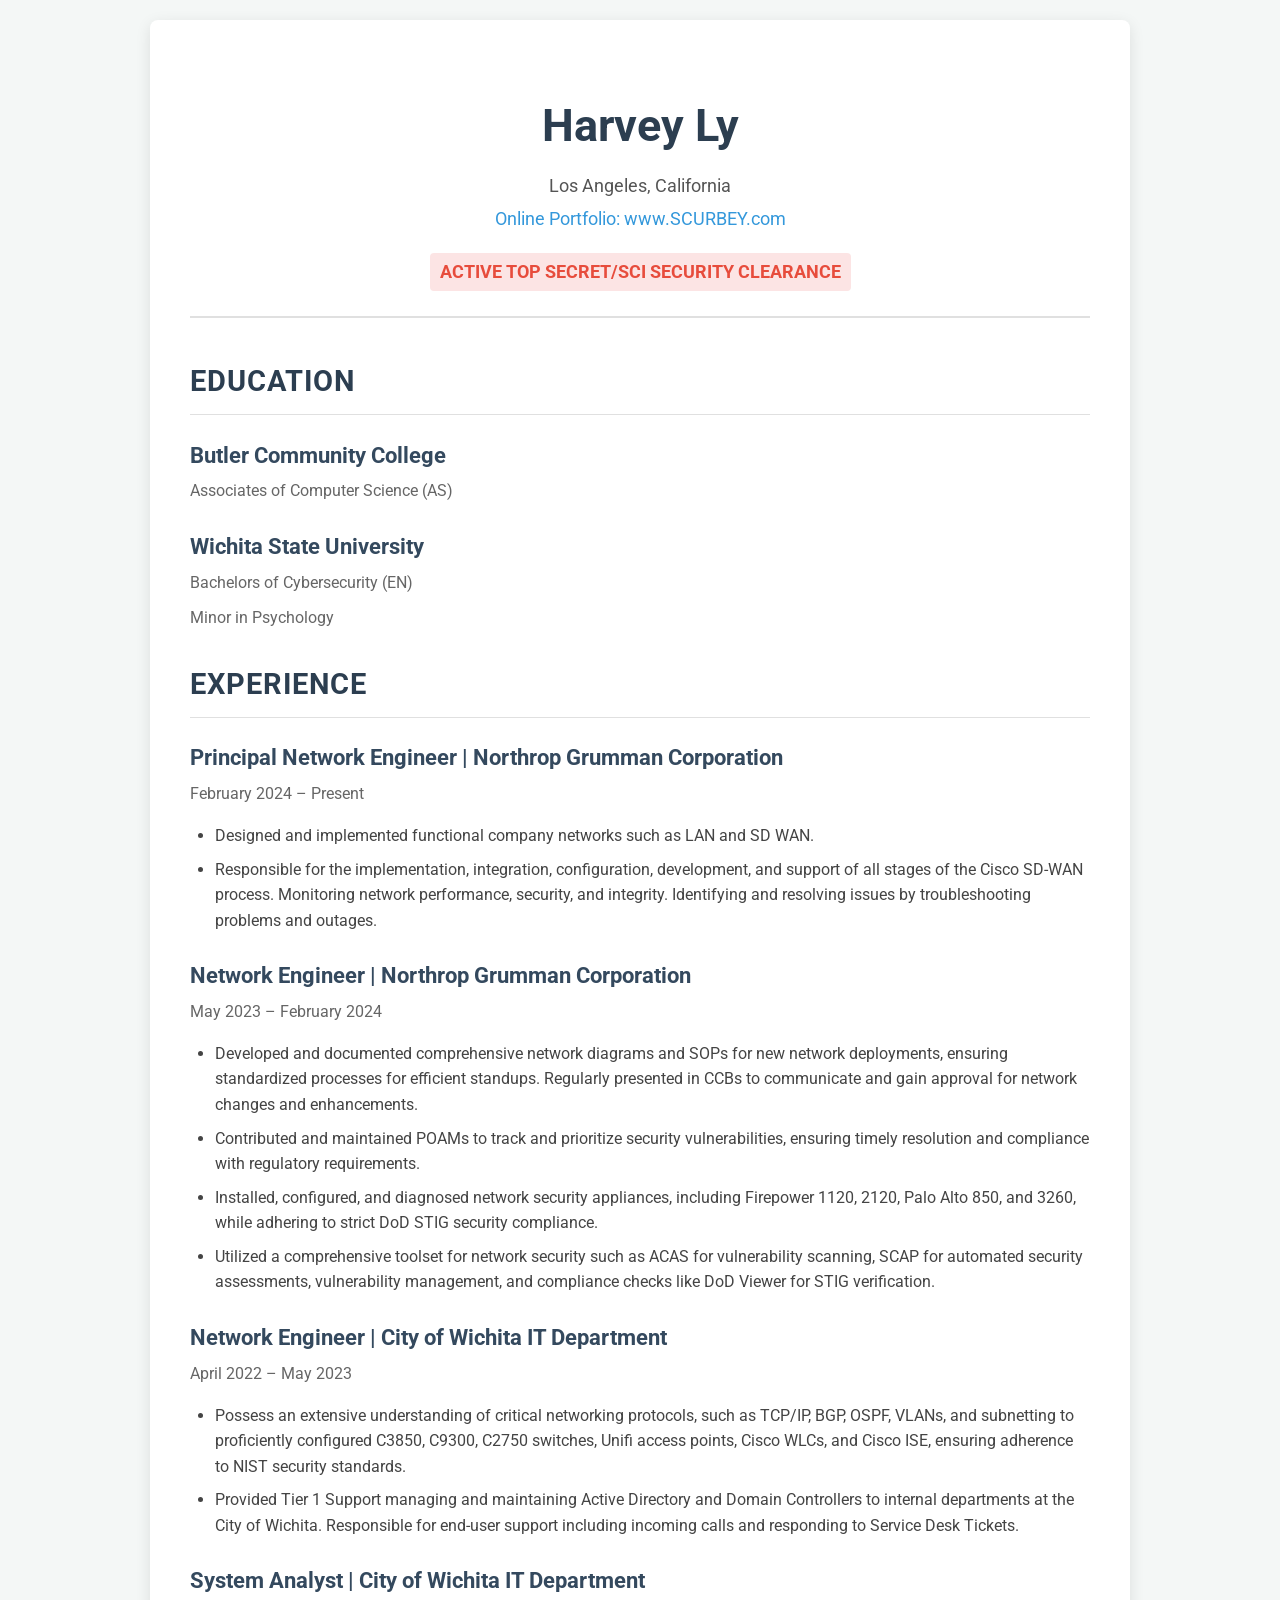
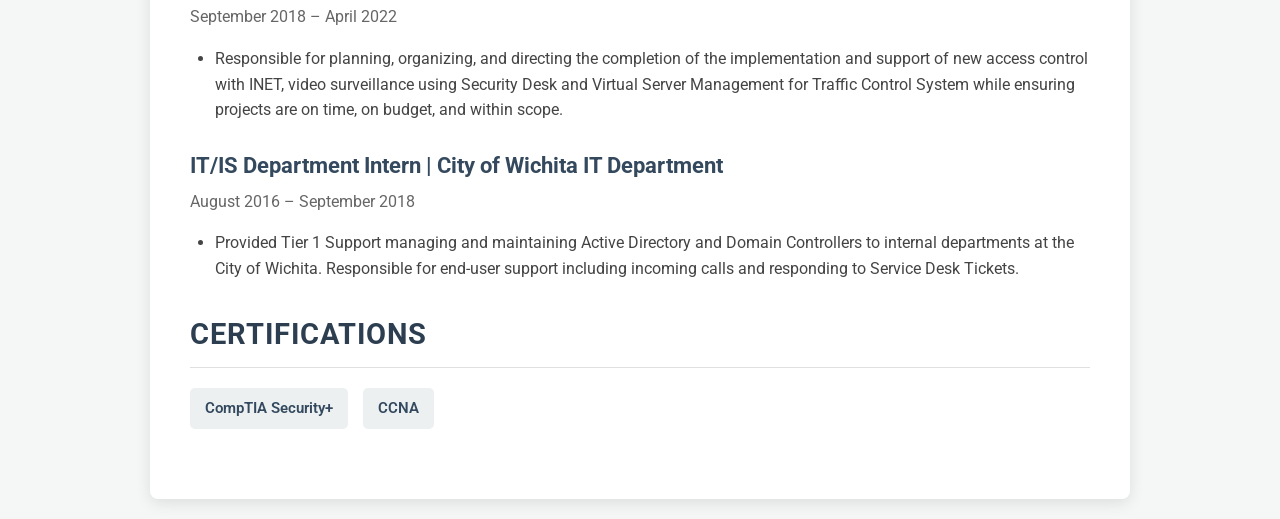
<file: resume.html>
<!DOCTYPE html>
<html lang="en">
<head>
    <meta charset="UTF-8">
    <meta name="viewport" content="width=device-width, initial-scale=1.0">
    <title>Harvey Ly - Resume</title>
    <link rel="stylesheet" href="assets/css/resume.css">
    <link href="https://fonts.googleapis.com/css2?family=Roboto:wght@300;400;700&display=swap" rel="stylesheet">
</head>
<body>
    <div class="container">
        <header class="header">
            <h1>Harvey Ly</h1>
            <p>Los Angeles, California </p>
            <p><a href="https://www.scurbey.com" target="_blank" rel="noopener noreferrer">Online Portfolio: www.SCURBEY.com</a></p>
            <p class="clearance">ACTIVE TOP SECRET/SCI SECURITY CLEARANCE</p>
        </header>

        <section class="education">
            <h2>Education</h2>
            <div class="item">
                <h3>Butler Community College</h3>
                <p>Associates of Computer Science (AS)</p>
            </div>
            <div class="item">
                <h3>Wichita State University</h3>
                <p>Bachelors of Cybersecurity (EN)</p>
                <p>Minor in Psychology</p>
            </div>
        </section>

        <section class="experience">
            <h2>Experience</h2>
            <div class="item">
                <h3>Principal Network Engineer | Northrop Grumman Corporation</h3>
                <p>February 2024 – Present</p>
                <ul>
                    <li>Designed and implemented functional company networks such as LAN and SD WAN.</li>
                    <li>Responsible for the implementation, integration, configuration, development, and support of all stages of the Cisco SD-WAN process. Monitoring network performance, security, and integrity. Identifying and resolving issues by troubleshooting problems and outages.</li>
                </ul>
            </div>
            <div class="item">
                <h3>Network Engineer | Northrop Grumman Corporation</h3>
                <p>May 2023 – February 2024</p>
                <ul>
                    <li>Developed and documented comprehensive network diagrams and SOPs for new network deployments, ensuring standardized processes for efficient standups. Regularly presented in CCBs to communicate and gain approval for network changes and enhancements.</li>
                    <li>Contributed and maintained POAMs to track and prioritize security vulnerabilities, ensuring timely resolution and compliance with regulatory requirements.</li>
                    <li>Installed, configured, and diagnosed network security appliances, including Firepower 1120, 2120, Palo Alto 850, and 3260, while adhering to strict DoD STIG security compliance.</li>
                    <li>Utilized a comprehensive toolset for network security such as ACAS for vulnerability scanning, SCAP for automated security assessments, vulnerability management, and compliance checks like DoD Viewer for STIG verification.</li>
                </ul>
            </div>
            <div class="item">
                <h3>Network Engineer | City of Wichita IT Department</h3>
                <p>April 2022 – May 2023</p>
                <ul>
                    <li>Possess an extensive understanding of critical networking protocols, such as TCP/IP, BGP, OSPF, VLANs, and subnetting to proficiently configured C3850, C9300, C2750 switches, Unifi access points, Cisco WLCs, and Cisco ISE, ensuring adherence to NIST security standards.</li>
                    <li>Provided Tier 1 Support managing and maintaining Active Directory and Domain Controllers to internal departments at the City of Wichita. Responsible for end-user support including incoming calls and responding to Service Desk Tickets.</li>
                </ul>
            </div>
            <div class="item">
                <h3>System Analyst | City of Wichita IT Department</h3>
                <p>September 2018 – April 2022</p>
                <ul>
                    <li>Responsible for planning, organizing, and directing the completion of the implementation and support of new access control with INET, video surveillance using Security Desk and Virtual Server Management for Traffic Control System while ensuring projects are on time, on budget, and within scope.</li>
                </ul>
            </div>
            <div class="item">
                <h3>IT/IS Department Intern | City of Wichita IT Department</h3>
                <p>August 2016 – September 2018</p>
                <ul>
                    <li>Provided Tier 1 Support managing and maintaining Active Directory and Domain Controllers to internal departments at the City of Wichita. Responsible for end-user support including incoming calls and responding to Service Desk Tickets.</li>
                </ul>
            </div>
        </section>

        <section class="certifications">
            <h2>Certifications</h2>
            <ul>
                <li>CompTIA Security+</li>
                <li>CCNA</li>
            </ul>
        </section>


    </div>
</body>
</html>
</file>
<file: assets/css/resume.css>
/* General Body and Container Styles */
body {
    font-family: 'Roboto', sans-serif;
    margin: 0;
    padding: 20px;
    background-color: #f4f7f6;
    color: #333;
    line-height: 1.6;
    display: flex;
    justify-content: center;
    min-height: 100vh;
}

.container {
    background-color: #fff;
    padding: 40px;
    box-shadow: 0 4px 15px rgba(0, 0, 0, 0.1);
    border-radius: 8px;
    max-width: 900px;
    width: 100%;
}

/* Header Styles */
.header {
    text-align: center;
    margin-bottom: 40px;
    border-bottom: 2px solid #e0e0e0;
    padding-bottom: 20px;
}

.header h1 {
    color: #2c3e50;
    margin-bottom: 10px;
    font-size: 2.8em;
    font-weight: 700;
}

.header p {
    margin: 5px 0;
    font-size: 1.1em;
    color: #555;
}

.header a {
    color: #3498db;
    text-decoration: none;
    font-weight: 400;
}

.header a:hover {
    text-decoration: underline;
}

.header .clearance {
    font-weight: 700;
    color: #e74c3c;
    margin-top: 15px;
    padding: 5px 10px;
    background-color: #fce4e4;
    border-radius: 4px;
    display: inline-block;
}

/* Section Styles */
section {
    margin-bottom: 30px;
}

section h2 {
    color: #2c3e50;
    font-size: 1.8em;
    margin-bottom: 20px;
    border-bottom: 1px solid #e0e0e0;
    padding-bottom: 10px;
    text-transform: uppercase;
    letter-spacing: 1px;
}

/* Item Styles (for Education and Experience) */
.item {
    margin-bottom: 25px;
}

.item h3 {
    color: #34495e;
    font-size: 1.4em;
    margin-bottom: 5px;
}

.item p {
    margin: 0 0 10px 0;
    color: #666;
}

.item ul {
    list-style-type: disc;
    margin-left: 25px;
    padding: 0;
}

.item ul li {
    margin-bottom: 8px;
    color: #444;
}

/* Certifications List */
.certifications ul {
    list-style-type: none;
    padding: 0;
    display: flex;
    flex-wrap: wrap;
    gap: 15px;
}

.certifications ul li {
    background-color: #ecf0f1;
    padding: 8px 15px;
    border-radius: 5px;
    color: #34495e;
    font-weight: 600;
    font-size: 0.95em;
}

/* PDF Viewer Section */
.pdf-viewer {
    margin-top: 50px;
    text-align: center;
}

.pdf-viewer p {
    margin-bottom: 20px;
    font-size: 1.1em;
}

.actions {
    margin-bottom: 30px;
}

.button {
    display: inline-block;
    background-color: #3498db;
    color: #fff;
    padding: 12px 25px;
    border-radius: 5px;
    text-decoration: none;
    font-size: 1.1em;
    font-weight: 600;
    transition: background-color 0.3s ease;
}

.button:hover {
    background-color: #2980b9;
}

.iframe-container {
    border: 1px solid #e0e0e0;
    border-radius: 8px;
    overflow: hidden;
    margin-top: 20px;
    height: 900px;
    display: flex;
}

.iframe-container iframe {
    width: 100%;
    height: 100%;
    border: none;
}

/* Responsive adjustments */
@media (max-width: 768px) {
    body {
        padding: 15px;
    }

    .container {
        padding: 25px;
    }

    .header h1 {
        font-size: 2em;
    }

    section h2 {
        font-size: 1.5em;
    }

    .item h3 {
        font-size: 1.2em;
    }

    .button {
        padding: 10px 20px;
        font-size: 1em;
    }
    
    .iframe-container {
        min-height: 600px;
    }
}

@media (max-width: 480px) {
    .header h1 {
        font-size: 1.8em;
    }
    .header p, .header a {
        font-size: 0.9em;
    }
    .certifications ul {
        flex-direction: column;
        align-items: center;
    }
    .certifications ul li {
        width: fit-content;
    }
}
</file>
